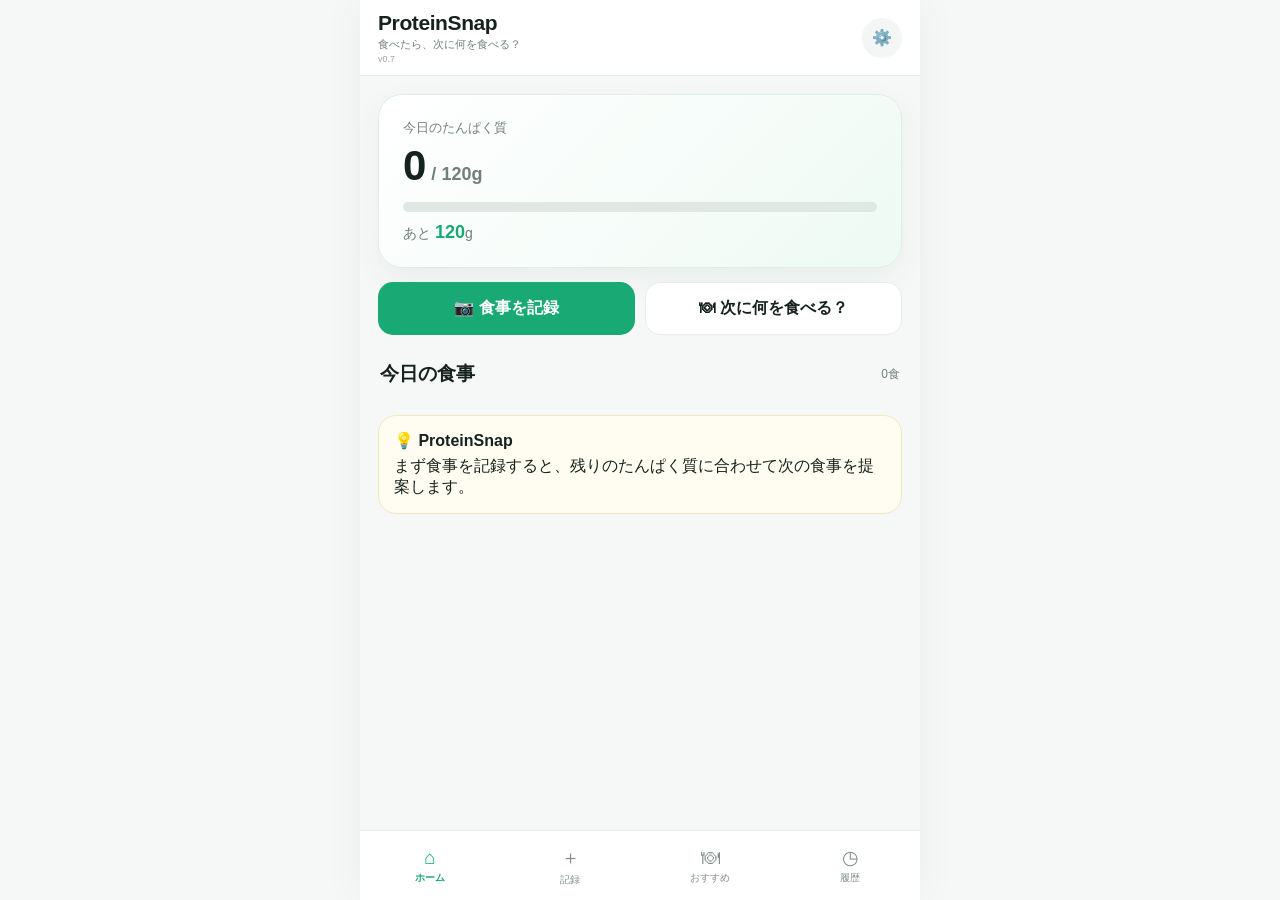
<file: index.html>
<!doctype html>
<html lang="ja">
<head>
  <meta charset="utf-8">
  <meta name="viewport" content="width=device-width,initial-scale=1,viewport-fit=cover">
  <meta name="theme-color" content="#19a974">
  <meta name="apple-mobile-web-app-capable" content="yes">
  <meta name="apple-mobile-web-app-status-bar-style" content="default">
  <title>ProteinSnap v0.6</title>
  <link rel="manifest" href="manifest.webmanifest">
  <link rel="stylesheet" href="style.css">
</head>
<body>
<div class="app">
  <header class="topbar">
    <div>
      <div class="brand">ProteinSnap</div>
      <div class="subtitle">食べたら、次に何を食べる？</div><div class="version">v0.7</div>
    </div>
    <button class="icon-btn" id="settingsBtn" aria-label="設定">⚙️</button>
  </header>

  <main>
    <section id="homePage" class="page active">
      <div class="hero-card">
        <div class="hero-label">今日のたんぱく質</div>
        <div class="hero-number"><span id="proteinTotal">0</span><small> / <span id="proteinGoal">120</span>g</small></div>
        <div class="progress"><div id="proteinBar"></div></div>
        <div class="hero-remain">あと <b id="proteinRemain">120</b>g</div>
      </div>

      <div class="quick-grid">
        <button class="primary-btn" data-go="recordPage">📷 食事を記録</button>
        <button class="secondary-btn" data-go="recommendPage">🍽 次に何を食べる？</button>
      </div>

      <div class="section-head"><h2>今日の食事</h2><span id="mealCount">0食</span></div>
      <div id="todayMeals" class="stack"></div>

      <div class="insight-card">
        <div class="insight-title">💡 ProteinSnap</div>
        <div id="homeInsight">まず食事を記録すると、残りのたんぱく質に合わせて次の食事を提案します。</div>
      </div>
    </section>

    <section id="recordPage" class="page">
      <div class="page-title">食事を記録</div>
      <div class="photo-box">
        <input id="photoInput" type="file" accept="image/*" capture="environment">
        <div id="photoPlaceholder" class="photo-placeholder">
          <div class="camera">📷</div>
          <b>食事の写真を選択</b>
          <span>撮影または写真ライブラリから選択</span>
        </div>
        <img id="photoPreview" class="photo-preview hidden" alt="食事写真">
      </div>
      <button id="analyzeBtn" class="ai-btn" disabled>✨ AIで食事を分析する</button>
      <div id="aiStatus" class="ai-status">写真を選ぶと分析できます。現在はローカルデモ＋AI接続準備済み。</div>

      <div id="analysisCard" class="analysis-card hidden">
        <div class="analysis-head">
          <div><span class="ai-badge">AI分析</span><h3 id="analysisTitle">分析結果</h3></div>
          <span id="confidence" class="confidence">推定</span>
        </div>
        <div id="analysisItems" class="analysis-items"></div>
        <div class="analysis-grid">
          <label>たんぱく質(g)<input id="proteinInput" type="number" min="0" step="0.1"></label>
          <label>カロリー(kcal)<input id="calorieInput" type="number" min="0" step="1"></label>
          <label>脂質(g)<input id="fatInput" type="number" min="0" step="0.1" value="0"></label>
          <label>炭水化物(g)<input id="carbsInput" type="number" min="0" step="0.1" value="0"></label>
        </div>
        <label class="full-label">メモ<input id="memoInput" type="text" placeholder="例：ご飯は半分"></label>
        <button id="saveBtn" class="primary-btn wide">この内容で記録する</button>
      </div>

      <div class="manual-card">
        <div class="section-head"><h2>手入力</h2><span>AIを使わなくてもOK</span></div>
        <label>料理名<input id="manualName" type="text" placeholder="例：鶏むね肉定食"></label>
        <div class="analysis-grid">
          <label>たんぱく質(g)<input id="manualProtein" type="number" min="0" step="0.1" value="20"></label>
          <label>カロリー(kcal)<input id="manualCalories" type="number" min="0" step="1" value="400"></label>
        </div>
        <button id="manualSaveBtn" class="secondary-btn wide">手入力で記録</button>
      </div>
    </section>

    <section id="recommendPage" class="page">
      <div class="page-title">次に何を食べる？</div>
      <div class="target-card">
        <div>現在の残り</div><strong>あと <span id="recommendRemain">120</span>g</strong>
        <small>今日の目標に近づくメニューを優先表示</small>
      </div>
      <div class="filters" id="filters">
        <button class="filter active" data-filter="all">すべて</button>
        <button class="filter" data-filter="quick">時短</button>
        <button class="filter" data-filter="lowcal">低カロリー</button>
        <button class="filter" data-filter="convenience">コンビニ</button>
      </div>
      <div id="recommendList" class="stack"></div>
    </section>

    <section id="recipePage" class="page">
      <button class="back-btn" data-go="recommendPage">← 戻る</button>
      <div id="recipeDetail"></div>
    </section>

    <section id="historyPage" class="page">
      <div class="page-title">履歴</div>
      <div id="historyList" class="stack"></div>
      <button id="clearHistoryBtn" class="danger-btn">履歴をすべて削除</button>
    </section>
  </main>

  <nav class="bottom-nav">
    <button class="nav-item active" data-go="homePage">⌂<span>ホーム</span></button>
    <button class="nav-item" data-go="recordPage">＋<span>記録</span></button>
    <button class="nav-item" data-go="recommendPage">🍽<span>おすすめ</span></button>
    <button class="nav-item" data-go="historyPage">◷<span>履歴</span></button>
  </nav>
</div>

<dialog id="settingsDialog">
  <form method="dialog" id="settingsForm">
    <div class="dialog-head"><h2>設定</h2><button value="cancel" class="close-btn">×</button></div>
    <label>体重(kg)<input id="weightInput" type="number" min="1" step="0.1"></label>
    <label>目標タイプ
      <select id="goalType">
        <option value="maintain">維持</option>
        <option value="cut">減量</option>
        <option value="bulk">増量</option>
      </select>
    </label>
    <label>たんぱく質目標(g)<input id="goalInput" type="number" min="1" step="1"></label>
    <label>カロリー目標(kcal)<input id="calGoalInput" type="number" min="1" step="10"></label>
    <label>AI API URL（実AIを使う場合）<input id="apiUrlInput" type="url" placeholder="https://xxxxx.workers.dev"></label>
    <p class="hint">空欄なら現在のサイトと同じURLの /api/analyze-food を使います。別ドメインにWorkerを置いた場合だけ入力してください。</p>
    <p class="hint">体重×係数で目安を自動計算できます。最終的には自分の目的や活動量に合わせて調整してください。</p>
    <button id="calcGoalBtn" type="button" class="secondary-btn wide">目標を自動計算</button>
    <button value="save" class="primary-btn wide">保存</button>
  </form>
</dialog>
<script src="app.js"></script>
</body>
</html>
</file>
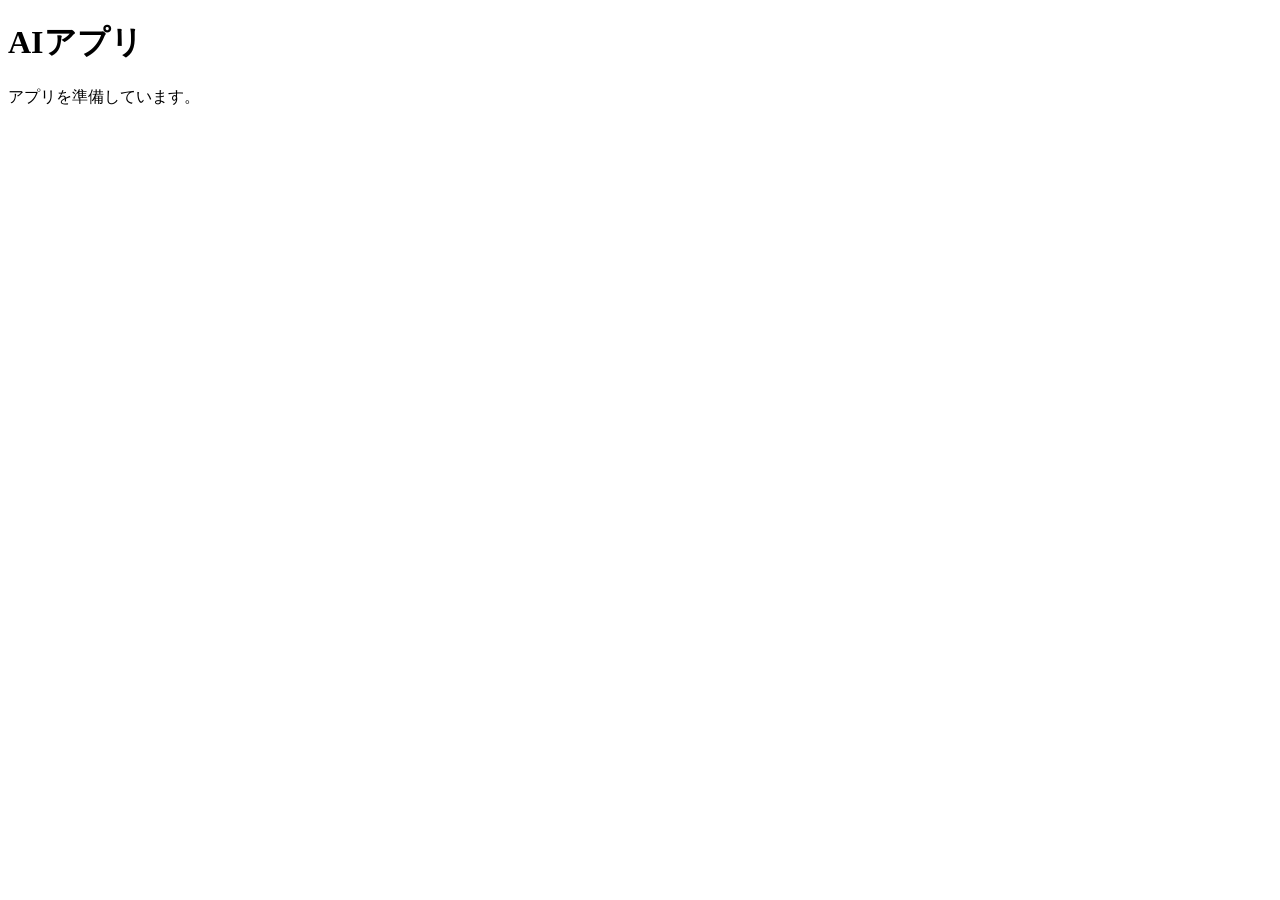
<file: public/index.html>
<!DOCTYPE html>
<html lang="ja">
<head>
  <meta charset="UTF-8">
  <meta name="viewport" content="width=device-width, initial-scale=1.0">
  <title>AIアプリ</title>
</head>

<body>

  <h1>AIアプリ</h1>

  <p>アプリを準備しています。</p>

</body>
</html>
</file>
<file: style.css>
:root{--green:#19a974;--green2:#e9f8f1;--blue:#2878d7;--ink:#16221d;--muted:#718079;--line:#e7ece9;--bg:#f6f8f7;--card:#fff;--danger:#d9534f}
*{box-sizing:border-box}body{margin:0;background:var(--bg);color:var(--ink);font-family:-apple-system,BlinkMacSystemFont,"Noto Sans JP",sans-serif}button,input,select{font:inherit}.app{max-width:560px;margin:auto;min-height:100vh;padding-bottom:86px}.topbar{height:76px;background:#fff;border-bottom:1px solid var(--line);display:flex;align-items:center;justify-content:space-between;padding:0 18px;position:sticky;top:0;z-index:5}.brand{font-weight:900;font-size:21px;letter-spacing:-.4px}.subtitle{font-size:11px;color:var(--muted);margin-top:2px}.icon-btn{border:0;background:#f3f6f4;border-radius:50%;width:40px;height:40px}.page{display:none;padding:18px}.page.active{display:block}.hero-card{background:linear-gradient(135deg,#ffffff,#eefaf4);border:1px solid #dcefe5;border-radius:24px;padding:24px;margin-bottom:14px;box-shadow:0 10px 30px rgba(24,60,44,.06)}.hero-label{font-size:13px;color:var(--muted)}.hero-number{font-size:42px;font-weight:900;margin:5px 0 12px}.hero-number small{font-size:18px;color:var(--muted);font-weight:700}.progress{height:10px;background:#dfe8e3;border-radius:99px;overflow:hidden}.progress div{height:100%;background:var(--green);border-radius:99px;width:0;transition:.3s}.hero-remain{margin-top:10px;font-size:14px;color:var(--muted)}.hero-remain b{color:var(--green);font-size:18px}.quick-grid{display:grid;grid-template-columns:1fr 1fr;gap:10px;margin-bottom:26px}.primary-btn,.secondary-btn,.ai-btn,.danger-btn{border:0;border-radius:15px;padding:15px 12px;font-weight:800;cursor:pointer}.primary-btn{background:var(--green);color:#fff}.secondary-btn{background:#fff;color:var(--ink);border:1px solid var(--line)}.ai-btn{width:100%;background:#17231e;color:#fff;margin:12px 0}.ai-btn:disabled{opacity:.4}.wide{width:100%;margin-top:12px}.section-head{display:flex;align-items:center;justify-content:space-between;margin:18px 2px 10px}.section-head h2,.page-title{font-size:19px;margin:0;font-weight:900}.section-head span{font-size:12px;color:var(--muted)}.stack{display:flex;flex-direction:column;gap:10px}.meal-card,.recipe-card,.manual-card,.analysis-card,.target-card,.insight-card{background:var(--card);border:1px solid var(--line);border-radius:18px;padding:15px}.meal-card{display:flex;align-items:center;justify-content:space-between}.meal-name{font-weight:800}.meal-meta{font-size:12px;color:var(--muted);margin-top:4px}.meal-protein{font-weight:900;color:var(--green)}.insight-card{margin-top:18px;background:#fffdf2;border-color:#f2e8bd}.insight-title{font-weight:900;margin-bottom:6px}.page-title{margin-bottom:16px}.photo-box{background:#fff;border:2px dashed #cfdad4;border-radius:20px;overflow:hidden;min-height:210px;position:relative}.photo-box input{position:absolute;inset:0;width:100%;height:100%;opacity:0;z-index:2}.photo-placeholder{min-height:210px;display:flex;flex-direction:column;align-items:center;justify-content:center;color:var(--muted);gap:5px}.camera{font-size:38px}.photo-placeholder b{color:var(--ink)}.photo-preview{display:block;width:100%;max-height:320px;object-fit:cover}.hidden{display:none!important}.analysis-card{margin-top:12px}.analysis-head{display:flex;justify-content:space-between;align-items:flex-start}.ai-badge{display:inline-block;background:#eaf3ff;color:#2878d7;font-size:11px;padding:5px 8px;border-radius:999px;font-weight:800}.analysis-head h3{margin:7px 0 10px}.confidence{font-size:11px;color:var(--muted)}.analysis-items{display:flex;flex-wrap:wrap;gap:6px;margin-bottom:10px}.food-chip{background:#f1f5f3;padding:7px 9px;border-radius:999px;font-size:12px}.analysis-grid{display:grid;grid-template-columns:1fr 1fr;gap:10px}.manual-card{margin-top:16px}.manual-card label,.analysis-card label,.dialog-head+label{display:block;font-size:12px;color:var(--muted);font-weight:700;margin-top:10px}.manual-card input,.analysis-card input,.manual-card select,.analysis-card select,dialog input,dialog select{display:block;width:100%;margin-top:5px;padding:12px;border:1px solid var(--line);border-radius:12px;background:#fff;color:var(--ink)}.full-label{display:block}.target-card{background:#17231e;color:#fff;margin-bottom:12px}.target-card div{font-size:12px;opacity:.75}.target-card strong{display:block;font-size:28px;margin:4px 0}.target-card strong span{color:#8ee4bd}.target-card small{opacity:.65}.filters{display:flex;gap:7px;overflow:auto;padding:2px 0 13px}.filter{white-space:nowrap;border:1px solid var(--line);background:#fff;padding:9px 12px;border-radius:999px;font-size:12px}.filter.active{background:var(--green2);border-color:#b9e8d2;color:#08784d;font-weight:800}.recipe-card{cursor:pointer}.recipe-top{display:flex;justify-content:space-between;gap:10px}.recipe-name{font-weight:900}.recipe-score{font-size:11px;background:#eef8f3;color:#078253;border-radius:999px;padding:5px 8px;white-space:nowrap}.recipe-stats{display:flex;gap:12px;font-size:12px;color:var(--muted);margin-top:9px}.recipe-protein{color:var(--green);font-weight:900}.back-btn{border:0;background:transparent;padding:0 0 15px;color:var(--muted)}.recipe-hero{background:#fff;border-radius:20px;border:1px solid var(--line);padding:18px}.recipe-hero h1{margin:0 0 7px;font-size:24px}.recipe-desc{color:var(--muted);font-size:13px}.recipe-pfc{display:grid;grid-template-columns:repeat(3,1fr);gap:8px;margin:15px 0}.pfc{background:#f5f8f6;border-radius:12px;padding:10px;text-align:center}.pfc b{display:block;font-size:18px}.pfc span{font-size:10px;color:var(--muted)}.recipe-hero h3{margin-top:22px}.recipe-hero ul,.recipe-hero ol{padding-left:20px;line-height:1.8}.record-recipe{width:100%;margin-top:12px}.danger-btn{background:#fff;color:var(--danger);border:1px solid #f0c9c7;width:100%;margin-top:20px}.empty{padding:28px;text-align:center;color:var(--muted);background:#fff;border:1px dashed var(--line);border-radius:18px}dialog{border:0;border-radius:22px;width:min(92vw,430px);padding:20px;box-shadow:0 20px 60px rgba(0,0,0,.2)}dialog::backdrop{background:rgba(0,0,0,.35)}.dialog-head{display:flex;justify-content:space-between;align-items:center}.dialog-head h2{margin:0}.close-btn{border:0;background:#f2f4f3;border-radius:50%;width:34px;height:34px;font-size:20px}.hint{font-size:11px;color:var(--muted);line-height:1.6}.bottom-nav{position:fixed;left:50%;bottom:0;transform:translateX(-50%);width:min(560px,100%);height:70px;background:rgba(255,255,255,.96);border-top:1px solid var(--line);display:grid;grid-template-columns:repeat(4,1fr);z-index:10;padding-bottom:env(safe-area-inset-bottom)}.nav-item{border:0;background:transparent;color:#829089;font-size:19px;display:flex;flex-direction:column;align-items:center;justify-content:center;gap:2px}.nav-item span{font-size:10px}.nav-item.active{color:var(--green);font-weight:900}@media(min-width:600px){.app{box-shadow:0 0 40px rgba(0,0,0,.05);background:var(--bg)}}
.macro-card{display:grid;grid-template-columns:repeat(4,1fr);gap:7px;margin:0 0 18px}
.macro-card>div{background:#fff;border:1px solid var(--line);border-radius:14px;padding:10px 6px;text-align:center}
.macro-card span{display:block;font-size:9px;color:var(--muted)}
.macro-card b{font-size:18px;display:inline-block;margin-top:2px}
.macro-card small{font-size:9px;color:var(--muted)}
.meal-card[data-edit]{cursor:pointer}

.version{font-size:9px;color:#9aa59f;margin-top:2px}.ai-status{font-size:11px;color:var(--muted);text-align:center;margin:3px 0 10px}
</file>
